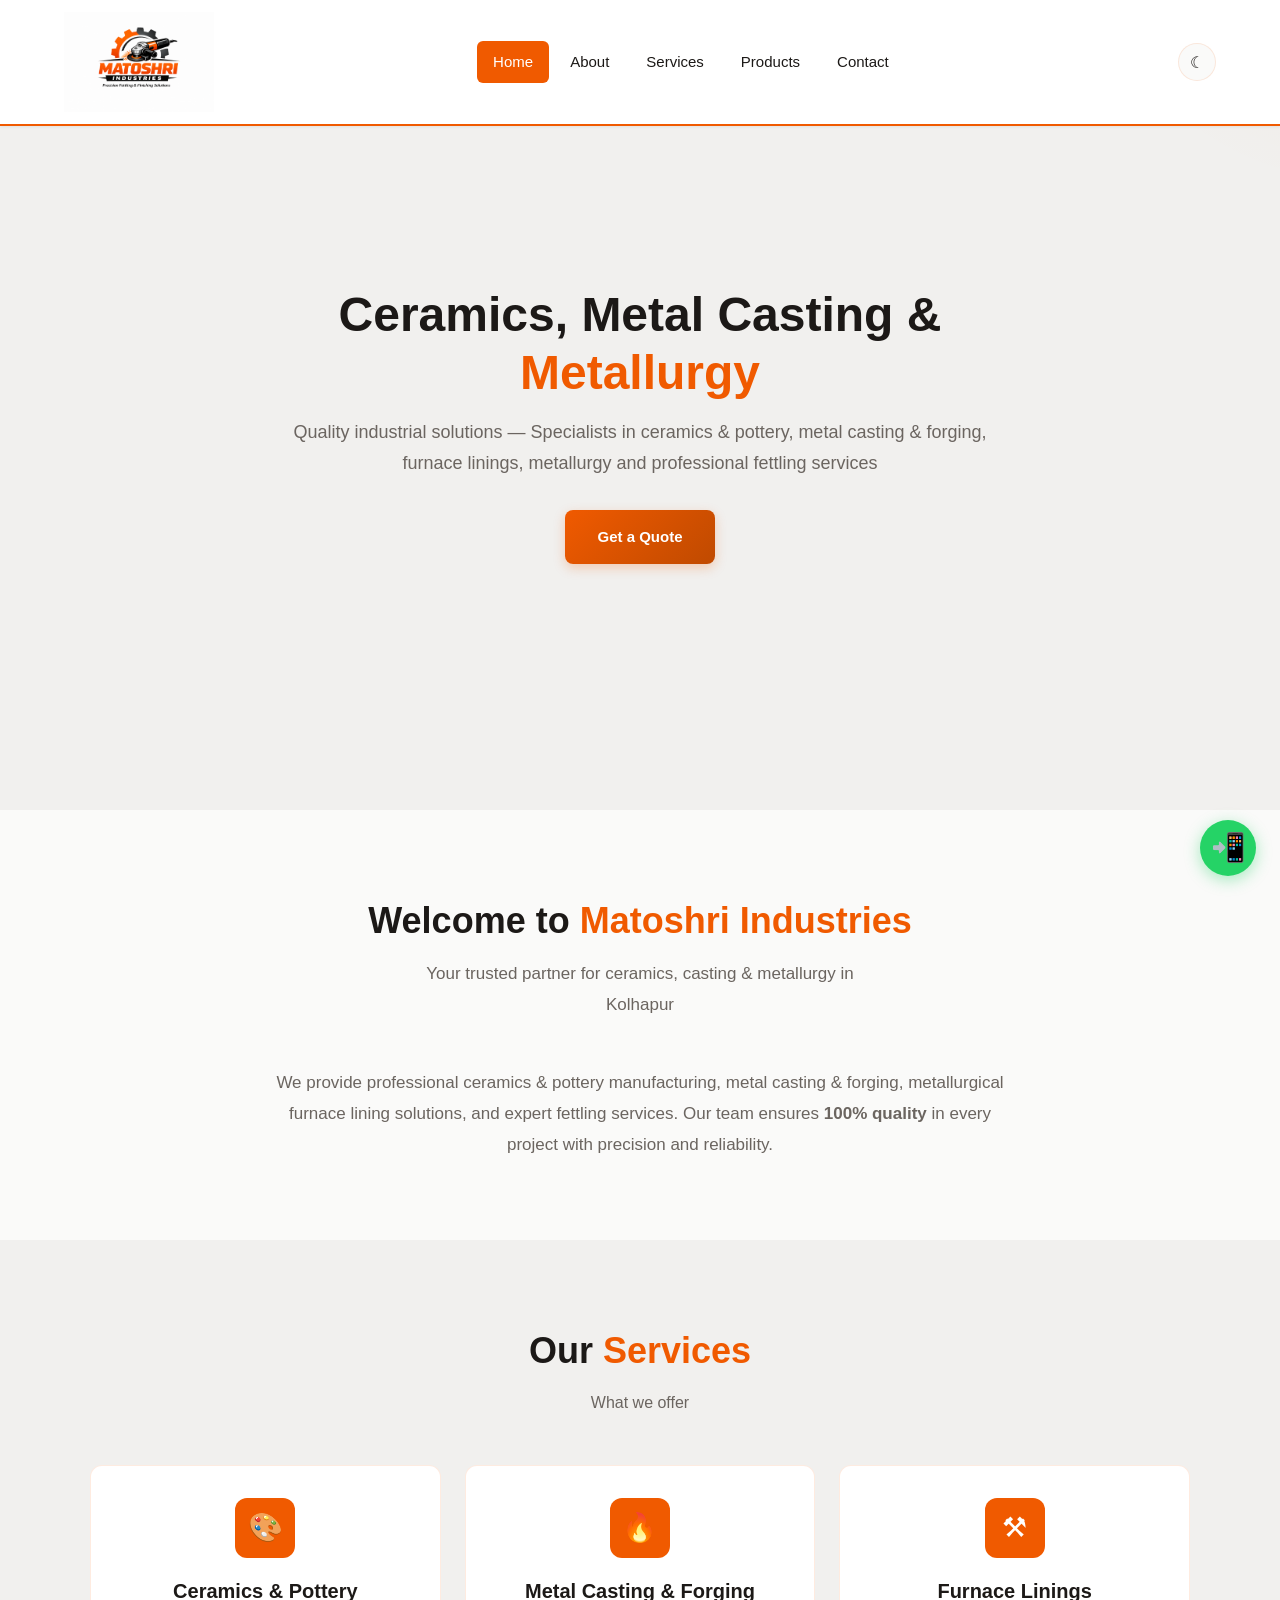
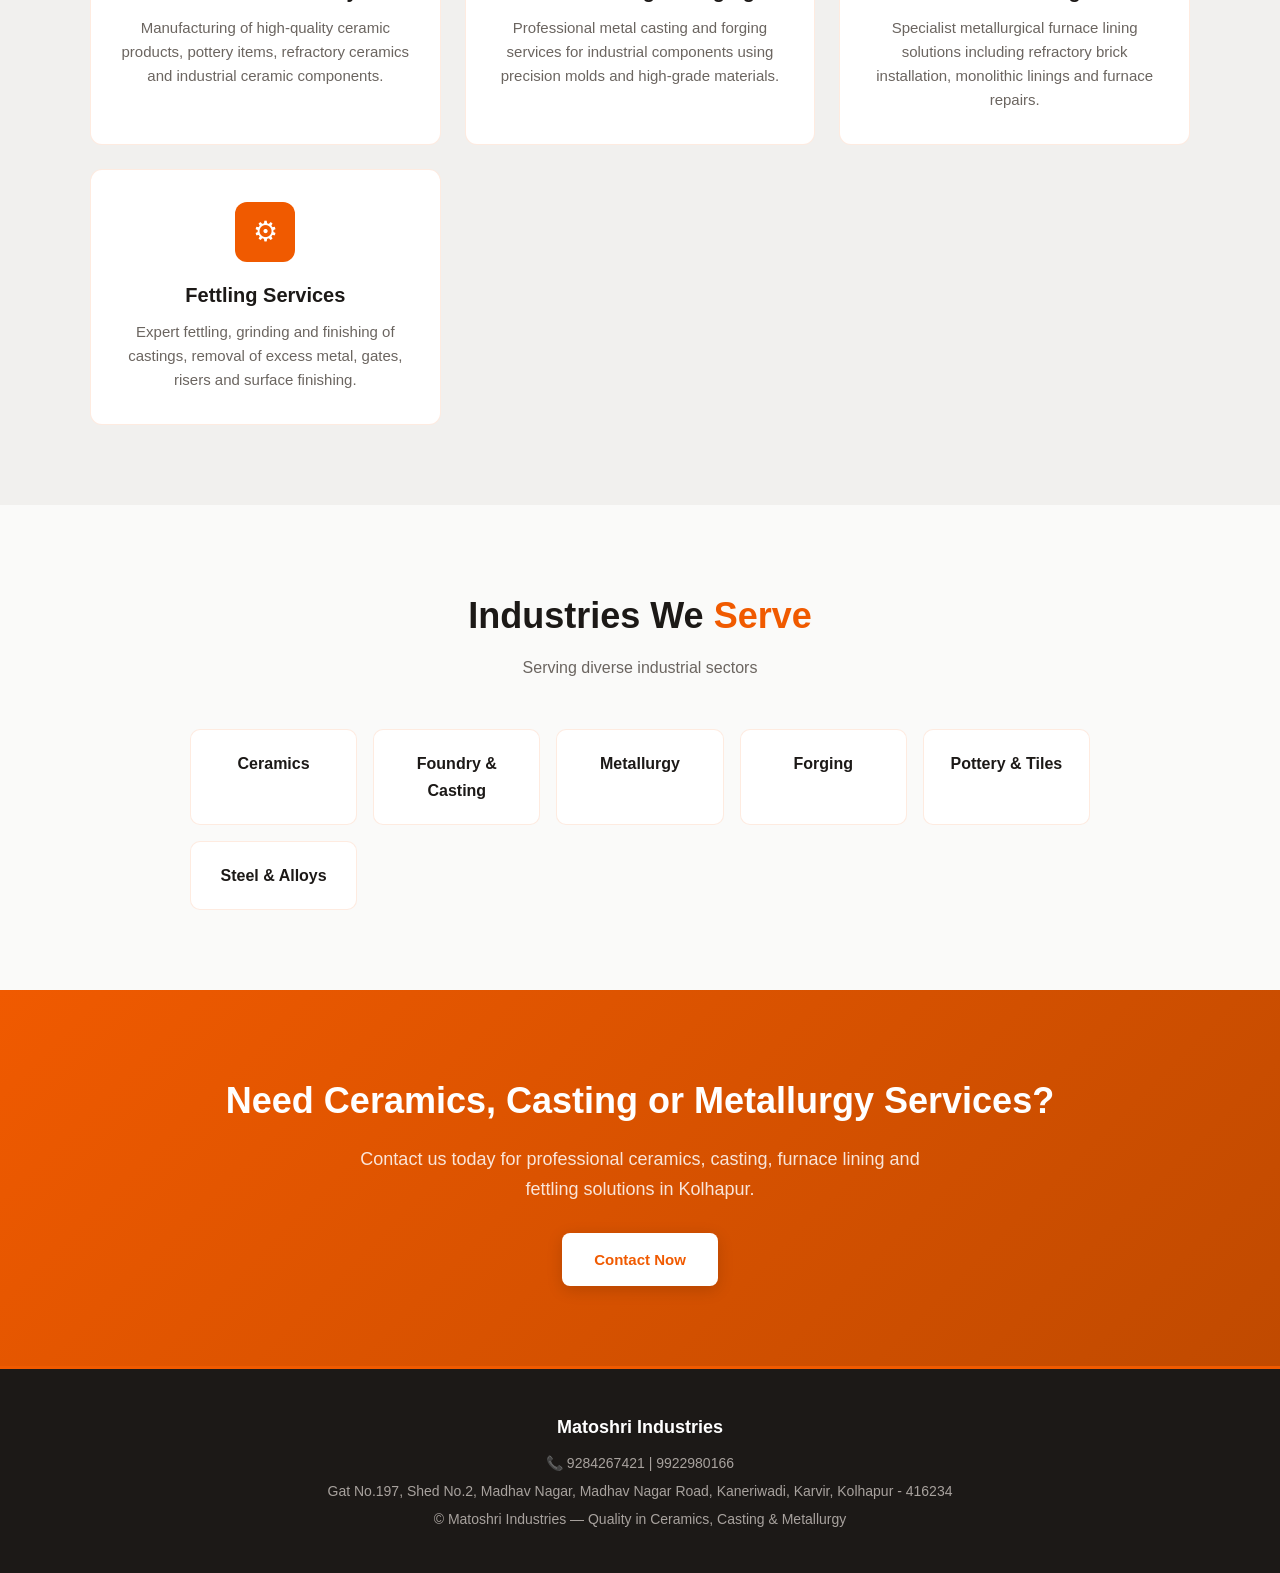
<file: index.html>
<!DOCTYPE html>
<html lang="en">
<head>
<meta charset="UTF-8">
<meta name="viewport" content="width=device-width, initial-scale=1.0">

<!-- SEO -->
<title>Matoshri Industries | Ceramics, Metal Casting & Metallurgy in Kolhapur</title>
<meta name="description" content="Matoshri Industries - Specialists in ceramics & pottery, metal casting & forging, metallurgy furnace linings, and fettling services in Kolhapur.">
<meta name="keywords" content="Ceramics, Pottery, Metal Casting, Forging, Metallurgy, Furnace Linings, Fettling, Kolhapur, Matoshri Industries, Industrial Services">
<meta name="author" content="Matoshri Industries">
<meta name="robots" content="index, follow">
<link rel="canonical" href="https://matoshrindustries.com/">

<!-- Open Graph -->
<meta property="og:title" content="Matoshri Industries | Ceramics, Metal Casting & Metallurgy in Kolhapur">
<meta property="og:description" content="Specialists in ceramics & pottery, metal casting & forging, furnace linings and fettling services.">
<meta property="og:url" content="https://matoshrindustries.com/">
<meta property="og:type" content="website">
<meta property="og:image" content="https://matoshrindustries.com/logo.png">

<!-- Twitter -->
<meta name="twitter:card" content="summary_large_image">
<meta name="twitter:title" content="Matoshri Industries">
<meta name="twitter:description" content="Ceramics, Metal Casting & Metallurgy Services in Kolhapur.">

<!-- Favicon -->
<link rel="icon" type="image/png" href="logo.png">

<link rel="stylesheet" href="style.css">

<!-- Schema.org -->
<script type="application/ld+json">
{
  "@context": "https://schema.org",
  "@type": "ManufacturingPlant",
  "name": "Matoshri Industries",
  "description": "Specialists in Ceramics & Pottery, Metal Casting & Forging, Metallurgy Furnace Linings and Fettling Services",
  "url": "https://matoshrindustries.com/",
  "telephone": "+919284267421",
  "email": "matoshriindustries.ap@gmail.com",
  "address": {
    "@type": "PostalAddress",
    "streetAddress": "Gat No.197, Shed No.2, Madhav Nagar, Madhav Nagar Road, Kaneriwadi",
    "addressLocality": "Karvir, Kolhapur",
    "addressRegion": "Maharashtra",
    "addressCountry": "IN",
    "postalCode": "416234"
  },
  "founder": [
    {"@type": "Person", "name": "Pratik Chougale"},
    {"@type": "Person", "name": "Akshay Sankpal"}
  ]
}
</script>
</head>
<body>

<!-- ============ HEADER ============ -->
<header>
    <div class="logo">
        <a href="index.html"><img src="logo.png" alt="Matoshri Industries" class="logo-img"></a>
    </div>

    <nav id="navMenu">
        <a href="index.html" class="active">Home</a>
        <a href="about.html">About</a>
        <a href="services.html">Services</a>
        <a href="products.html">Products</a>
        <a href="contact.html">Contact</a>
    </nav>

    <div style="display:flex;align-items:center;">
        <button class="theme-toggle" onclick="toggleTheme()" id="themeBtn" title="Toggle Theme">&#9790;</button>
        <button class="menu-toggle" onclick="toggleMenu()" aria-label="Menu">
            <span></span><span></span><span></span>
        </button>
    </div>
</header>

<!-- ============ HERO ============ -->
<section class="hero">
    <div class="hero-content">
        <h1>Ceramics, Metal Casting & <span>Metallurgy</span></h1>
        <p>
            Quality industrial solutions &mdash; Specialists in ceramics & pottery, metal casting & forging,<br>
            furnace linings, metallurgy and professional fettling services
        </p>
        <a href="contact.html" class="btn">Get a Quote</a>
    </div>
</section>

<!-- ============ ABOUT ============ -->
<section>
    <div class="about-preview">
        <div class="section-title">
            <h2>Welcome to <span>Matoshri Industries</span></h2>
            <p>Your trusted partner for ceramics, casting & metallurgy in Kolhapur</p>
        </div>
        <p>
            We provide professional ceramics & pottery manufacturing, metal casting & forging,
            metallurgical furnace lining solutions, and expert fettling services.
            Our team ensures <strong>100% quality</strong> in every project with precision and reliability.
        </p>
    </div>
</section>

<!-- ============ SERVICES ============ -->
<section class="services">
    <div class="section-title">
        <h2>Our <span>Services</span></h2>
        <p>What we offer</p>
    </div>

    <div class="service-grid">
        <div class="service-card">
            <div class="icon">&#127912;</div>
            <h3>Ceramics & Pottery</h3>
            <p>Manufacturing of high-quality ceramic products, pottery items, refractory ceramics and industrial ceramic components.</p>
        </div>

        <div class="service-card">
            <div class="icon">&#128293;</div>
            <h3>Metal Casting & Forging</h3>
            <p>Professional metal casting and forging services for industrial components using precision molds and high-grade materials.</p>
        </div>

        <div class="service-card">
            <div class="icon">&#9874;</div>
            <h3>Furnace Linings</h3>
            <p>Specialist metallurgical furnace lining solutions including refractory brick installation, monolithic linings and furnace repairs.</p>
        </div>

        <div class="service-card">
            <div class="icon">&#9881;</div>
            <h3>Fettling Services</h3>
            <p>Expert fettling, grinding and finishing of castings, removal of excess metal, gates, risers and surface finishing.</p>
        </div>
    </div>
</section>

<!-- ============ INDUSTRIES WE SERVE ============ -->
<section>
    <div class="section-title">
        <h2>Industries We <span>Serve</span></h2>
        <p>Serving diverse industrial sectors</p>
    </div>

    <div class="brands-grid">
        <div class="brand-item">Ceramics</div>
        <div class="brand-item">Foundry & Casting</div>
        <div class="brand-item">Metallurgy</div>
        <div class="brand-item">Forging</div>
        <div class="brand-item">Pottery & Tiles</div>
        <div class="brand-item">Steel & Alloys</div>
    </div>
</section>

<!-- ============ CTA ============ -->
<section class="cta">
    <h2>Need Ceramics, Casting or Metallurgy Services?</h2>
    <p>Contact us today for professional ceramics, casting, furnace lining and fettling solutions in Kolhapur.</p>
    <a href="contact.html" class="btn">Contact Now</a>
</section>

<!-- ============ FOOTER ============ -->
<footer>
    <p class="brand">Matoshri Industries</p>
    <p>&#128222; 9284267421 | 9922980166</p>
    <p>Gat No.197, Shed No.2, Madhav Nagar, Madhav Nagar Road, Kaneriwadi, Karvir, Kolhapur - 416234</p>
    <p>&copy; Matoshri Industries &mdash; Quality in Ceramics, Casting & Metallurgy</p>
</footer>

<!-- ============ WHATSAPP FLOAT ============ -->
<a href="https://wa.me/919284267421" class="whatsapp-float" target="_blank" title="Chat on WhatsApp">&#128242;</a>

<script>
function toggleMenu(){
    var nav = document.getElementById('navMenu');
    var btn = document.querySelector('.menu-toggle');
    nav.classList.toggle('active');
    btn.classList.toggle('active');
}

document.querySelectorAll('#navMenu a').forEach(function(link){
    link.addEventListener('click', function(){
        document.getElementById('navMenu').classList.remove('active');
        document.querySelector('.menu-toggle').classList.remove('active');
    });
});

function toggleTheme(){
    var html = document.documentElement;
    var btn = document.getElementById('themeBtn');
    if(html.getAttribute('data-theme') === 'dark'){
        html.removeAttribute('data-theme');
        btn.innerHTML = '&#9790;';
        localStorage.setItem('theme', 'light');
    } else {
        html.setAttribute('data-theme', 'dark');
        btn.innerHTML = '&#9728;';
        localStorage.setItem('theme', 'dark');
    }
}

(function(){
    var saved = localStorage.getItem('theme');
    if(saved === 'dark'){
        document.documentElement.setAttribute('data-theme', 'dark');
        document.getElementById('themeBtn').innerHTML = '&#9728;';
    }
})();
</script>

</body>
</html>
</file>
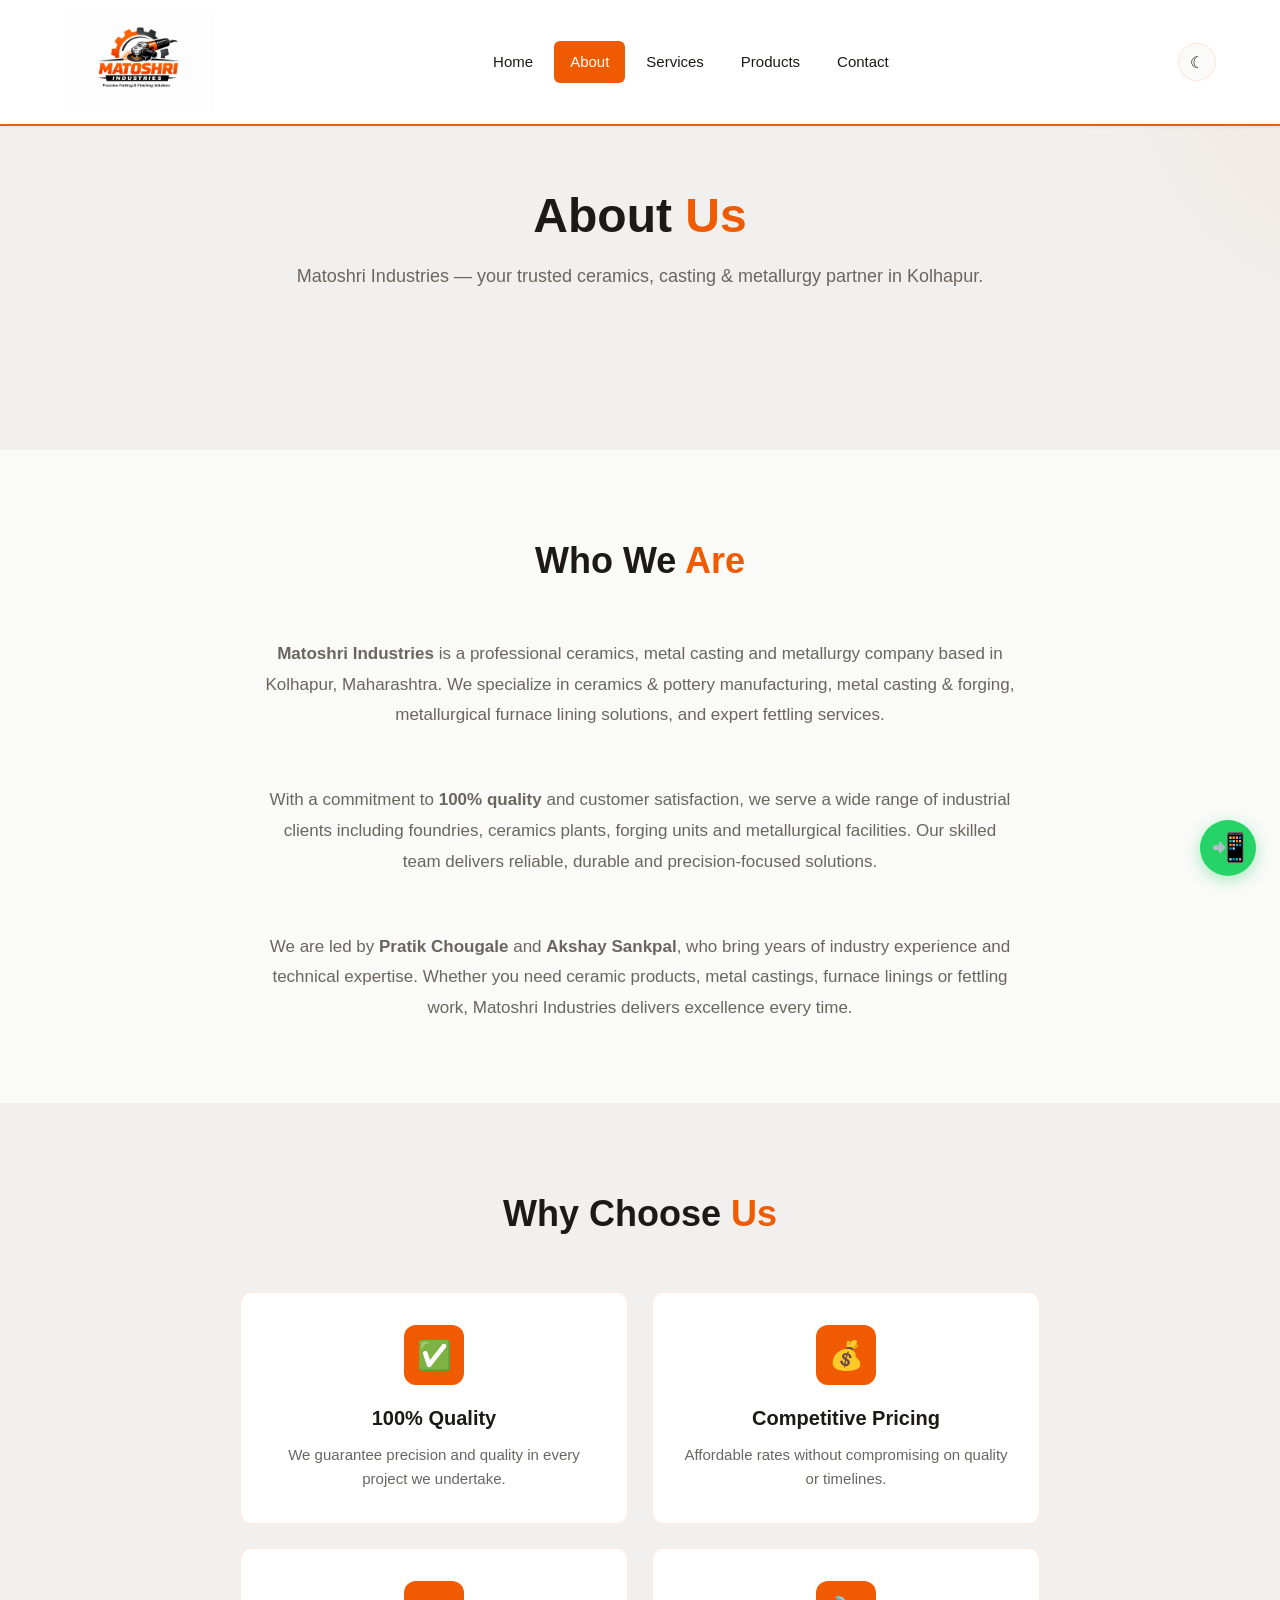
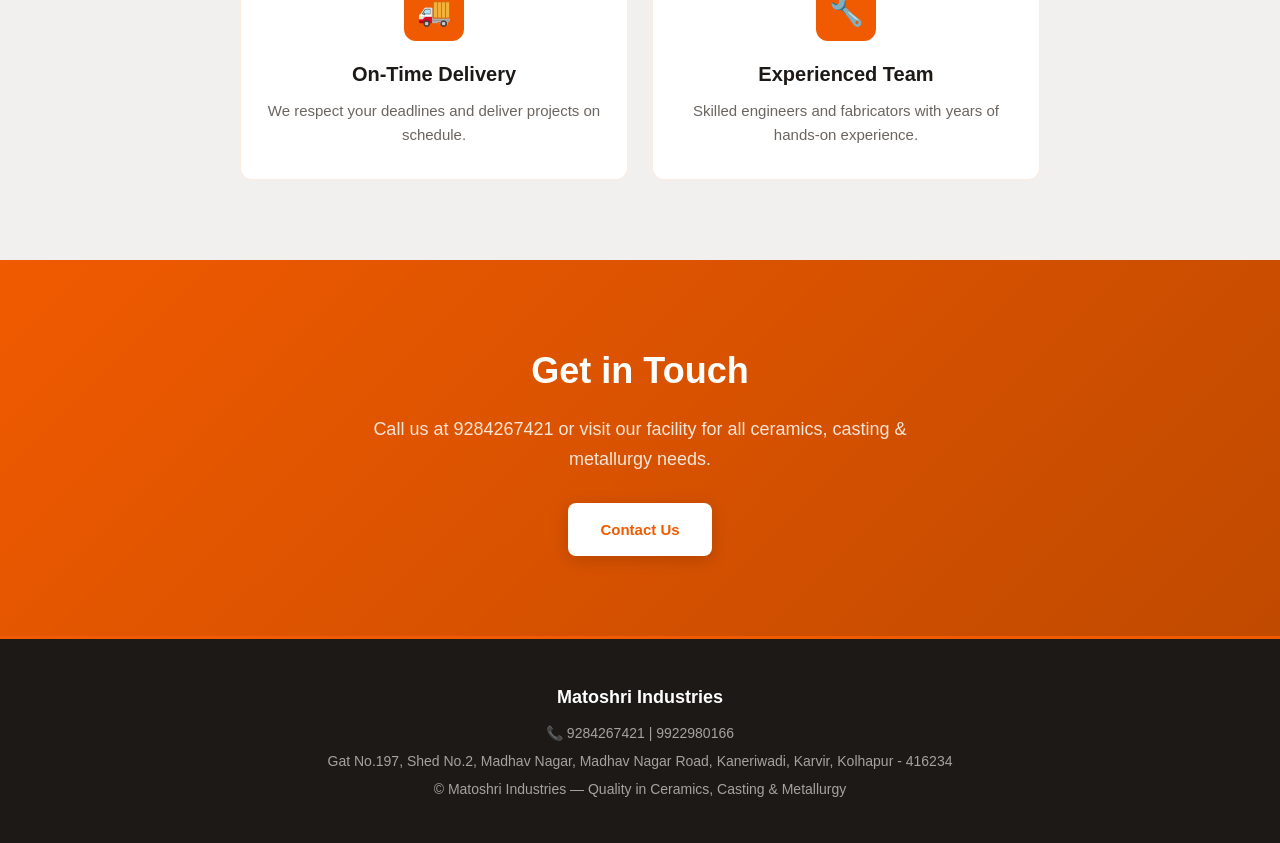
<file: about.html>
<!DOCTYPE html>
<html lang="en">
<head>
<meta charset="UTF-8">
<meta name="viewport" content="width=device-width, initial-scale=1.0">
<title>About Us - Matoshri Industries | Ceramics, Casting & Metallurgy Kolhapur</title>
<meta name="description" content="Learn about Matoshri Industries - Specialists in ceramics & pottery, metal casting & forging, furnace linings and fettling services in Kolhapur.">
<link rel="icon" type="image/png" href="logo.png">
<link rel="stylesheet" href="style.css">
</head>
<body>

<header>
    <div class="logo">
        <a href="index.html"><img src="logo.png" alt="Matoshri Industries" class="logo-img"></a>
    </div>
    <nav id="navMenu">
        <a href="index.html">Home</a>
        <a href="about.html" class="active">About</a>
        <a href="services.html">Services</a>
        <a href="products.html">Products</a>
        <a href="contact.html">Contact</a>
    </nav>
    <div style="display:flex;align-items:center;">
        <button class="theme-toggle" onclick="toggleTheme()" id="themeBtn" title="Toggle Theme">&#9790;</button>
        <button class="menu-toggle" onclick="toggleMenu()" aria-label="Menu">
            <span></span><span></span><span></span>
        </button>
    </div>
</header>

<section class="hero" style="min-height:50vh;padding:140px 5% 80px;">
    <div class="hero-content">
        <h1>About <span>Us</span></h1>
        <p>Matoshri Industries &mdash; your trusted ceramics, casting & metallurgy partner in Kolhapur.</p>
    </div>
</section>

<section>
    <div class="about-preview">
        <div class="section-title">
            <h2>Who We <span>Are</span></h2>
        </div>
        <p>
            <strong>Matoshri Industries</strong> is a professional ceramics, metal casting and metallurgy
            company based in Kolhapur, Maharashtra. We specialize in ceramics & pottery manufacturing, metal casting & forging,
            metallurgical furnace lining solutions, and expert fettling services.
        </p>
        <br><br>
        <p>
            With a commitment to <strong>100% quality</strong> and customer satisfaction, we serve a wide range
            of industrial clients including foundries, ceramics plants, forging units and metallurgical facilities.
            Our skilled team delivers reliable, durable and precision-focused solutions.
        </p>
        <br><br>
        <p>
            We are led by <strong>Pratik Chougale</strong> and <strong>Akshay Sankpal</strong>, who bring years
            of industry experience and technical expertise. Whether you need ceramic products, metal castings,
            furnace linings or fettling work, Matoshri Industries delivers excellence every time.
        </p>
    </div>
</section>

<section class="services">
    <div class="section-title">
        <h2>Why Choose <span>Us</span></h2>
    </div>
    <div class="service-grid" style="max-width:800px;">
        <div class="service-card">
            <div class="icon">&#9989;</div>
            <h3>100% Quality</h3>
            <p>We guarantee precision and quality in every project we undertake.</p>
        </div>
        <div class="service-card">
            <div class="icon">&#128176;</div>
            <h3>Competitive Pricing</h3>
            <p>Affordable rates without compromising on quality or timelines.</p>
        </div>
        <div class="service-card">
            <div class="icon">&#128666;</div>
            <h3>On-Time Delivery</h3>
            <p>We respect your deadlines and deliver projects on schedule.</p>
        </div>
        <div class="service-card">
            <div class="icon">&#128295;</div>
            <h3>Experienced Team</h3>
            <p>Skilled engineers and fabricators with years of hands-on experience.</p>
        </div>
    </div>
</section>

<section class="cta">
    <h2>Get in Touch</h2>
    <p>Call us at 9284267421 or visit our facility for all ceramics, casting & metallurgy needs.</p>
    <a href="contact.html" class="btn">Contact Us</a>
</section>

<footer>
    <p class="brand">Matoshri Industries</p>
    <p>&#128222; 9284267421 | 9922980166</p>
    <p>Gat No.197, Shed No.2, Madhav Nagar, Madhav Nagar Road, Kaneriwadi, Karvir, Kolhapur - 416234</p>
    <p>&copy; Matoshri Industries &mdash; Quality in Ceramics, Casting & Metallurgy</p>
</footer>

<a href="https://wa.me/919284267421" class="whatsapp-float" target="_blank" title="Chat on WhatsApp">&#128242;</a>

<script>
function toggleMenu(){
    var nav = document.getElementById('navMenu');
    var btn = document.querySelector('.menu-toggle');
    nav.classList.toggle('active');
    btn.classList.toggle('active');
}
document.querySelectorAll('#navMenu a').forEach(function(l){
    l.addEventListener('click',function(){
        document.getElementById('navMenu').classList.remove('active');
        document.querySelector('.menu-toggle').classList.remove('active');
    });
});
function toggleTheme(){
    var html = document.documentElement;
    var btn = document.getElementById('themeBtn');
    if(html.getAttribute('data-theme')==='dark'){
        html.removeAttribute('data-theme');
        btn.innerHTML='&#9790;';
        localStorage.setItem('theme','light');
    }else{
        html.setAttribute('data-theme','dark');
        btn.innerHTML='&#9728;';
        localStorage.setItem('theme','dark');
    }
}
(function(){
    var saved=localStorage.getItem('theme');
    if(saved==='dark'){
        document.documentElement.setAttribute('data-theme','dark');
        document.getElementById('themeBtn').innerHTML='&#9728;';
    }
})();
</script>
</body>
</html>
</file>
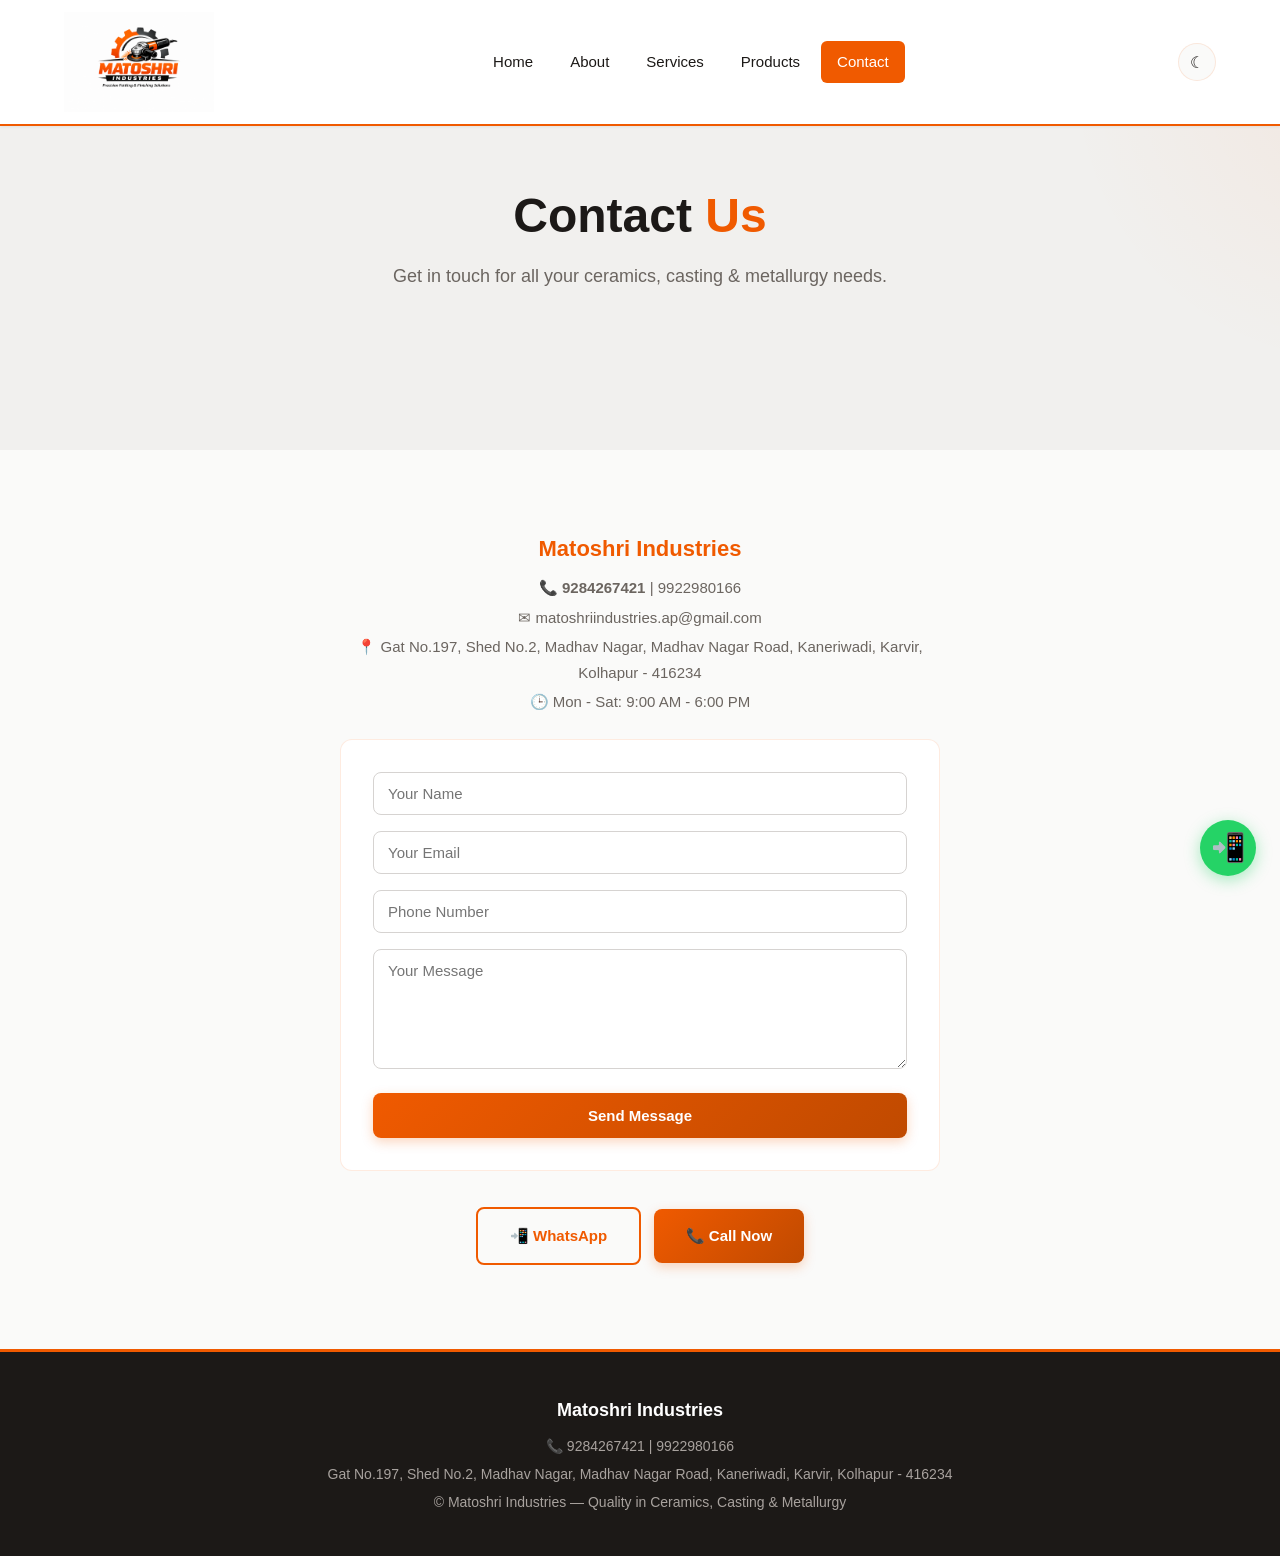
<file: contact.html>
<!DOCTYPE html>
<html lang="en">
<head>
<meta charset="UTF-8">
<meta name="viewport" content="width=device-width, initial-scale=1.0">
<title>Contact - Matoshri Industries | Get in Touch Kolhapur</title>
<meta name="description" content="Contact Matoshri Industries in Kolhapur for ceramics, metal casting, forging, furnace linings and fettling services. Call 9284267421 or visit our facility.">
<link rel="icon" type="image/png" href="logo.png">
<link rel="stylesheet" href="style.css">
</head>
<body>

<header>
    <div class="logo">
        <a href="index.html"><img src="logo.png" alt="Matoshri Industries" class="logo-img"></a>
    </div>
    <nav id="navMenu">
        <a href="index.html">Home</a>
        <a href="about.html">About</a>
        <a href="services.html">Services</a>
        <a href="products.html">Products</a>
        <a href="contact.html" class="active">Contact</a>
    </nav>
    <div style="display:flex;align-items:center;">
        <button class="theme-toggle" onclick="toggleTheme()" id="themeBtn" title="Toggle Theme">&#9790;</button>
        <button class="menu-toggle" onclick="toggleMenu()" aria-label="Menu">
            <span></span><span></span><span></span>
        </button>
    </div>
</header>

<section class="hero" style="min-height:50vh;padding:140px 5% 80px;">
    <div class="hero-content">
        <h1>Contact <span>Us</span></h1>
        <p>Get in touch for all your ceramics, casting & metallurgy needs.</p>
    </div>
</section>

<section>
    <div class="contact-wrap">
        <div class="contact-info">
            <h3>Matoshri Industries</h3>
            <p>&#128222; <strong>9284267421</strong> | 9922980166</p>
            <p>&#9993; matoshriindustries.ap@gmail.com</p>
            <p>&#128205; Gat No.197, Shed No.2, Madhav Nagar, Madhav Nagar Road, Kaneriwadi, Karvir, Kolhapur - 416234</p>
            <p>&#128338; Mon - Sat: 9:00 AM - 6:00 PM</p>
        </div>

        <div class="form-card">
            <form action="https://formspree.io/f/xovjggvq" method="POST">
                <input type="text" name="name" placeholder="Your Name" required>
                <input type="email" name="email" placeholder="Your Email" required>
                <input type="tel" name="phone" placeholder="Phone Number">
                <textarea name="message" placeholder="Your Message" required></textarea>
                <button type="submit" class="btn">Send Message</button>
            </form>
        </div>

        <div style="text-align:center;margin-top:32px;">
            <a href="https://wa.me/919284267421" class="btn btn-outline" style="margin:4px;" target="_blank">&#128242; WhatsApp</a>
            <a href="tel:+919284267421" class="btn" style="margin:4px;">&#128222; Call Now</a>
        </div>
    </div>
</section>

<footer>
    <p class="brand">Matoshri Industries</p>
    <p>&#128222; 9284267421 | 9922980166</p>
    <p>Gat No.197, Shed No.2, Madhav Nagar, Madhav Nagar Road, Kaneriwadi, Karvir, Kolhapur - 416234</p>
    <p>&copy; Matoshri Industries &mdash; Quality in Ceramics, Casting & Metallurgy</p>
</footer>

<a href="https://wa.me/919284267421" class="whatsapp-float" target="_blank" title="Chat on WhatsApp">&#128242;</a>

<script>
function toggleMenu(){
    var nav = document.getElementById('navMenu');
    var btn = document.querySelector('.menu-toggle');
    nav.classList.toggle('active');
    btn.classList.toggle('active');
}
document.querySelectorAll('#navMenu a').forEach(function(l){
    l.addEventListener('click',function(){
        document.getElementById('navMenu').classList.remove('active');
        document.querySelector('.menu-toggle').classList.remove('active');
    });
});
function toggleTheme(){
    var html = document.documentElement;
    var btn = document.getElementById('themeBtn');
    if(html.getAttribute('data-theme')==='dark'){
        html.removeAttribute('data-theme');
        btn.innerHTML='&#9790;';
        localStorage.setItem('theme','light');
    }else{
        html.setAttribute('data-theme','dark');
        btn.innerHTML='&#9728;';
        localStorage.setItem('theme','dark');
    }
}
(function(){
    var saved=localStorage.getItem('theme');
    if(saved==='dark'){
        document.documentElement.setAttribute('data-theme','dark');
        document.getElementById('themeBtn').innerHTML='&#9728;';
    }
})();
</script>
</body>
</html>
</file>
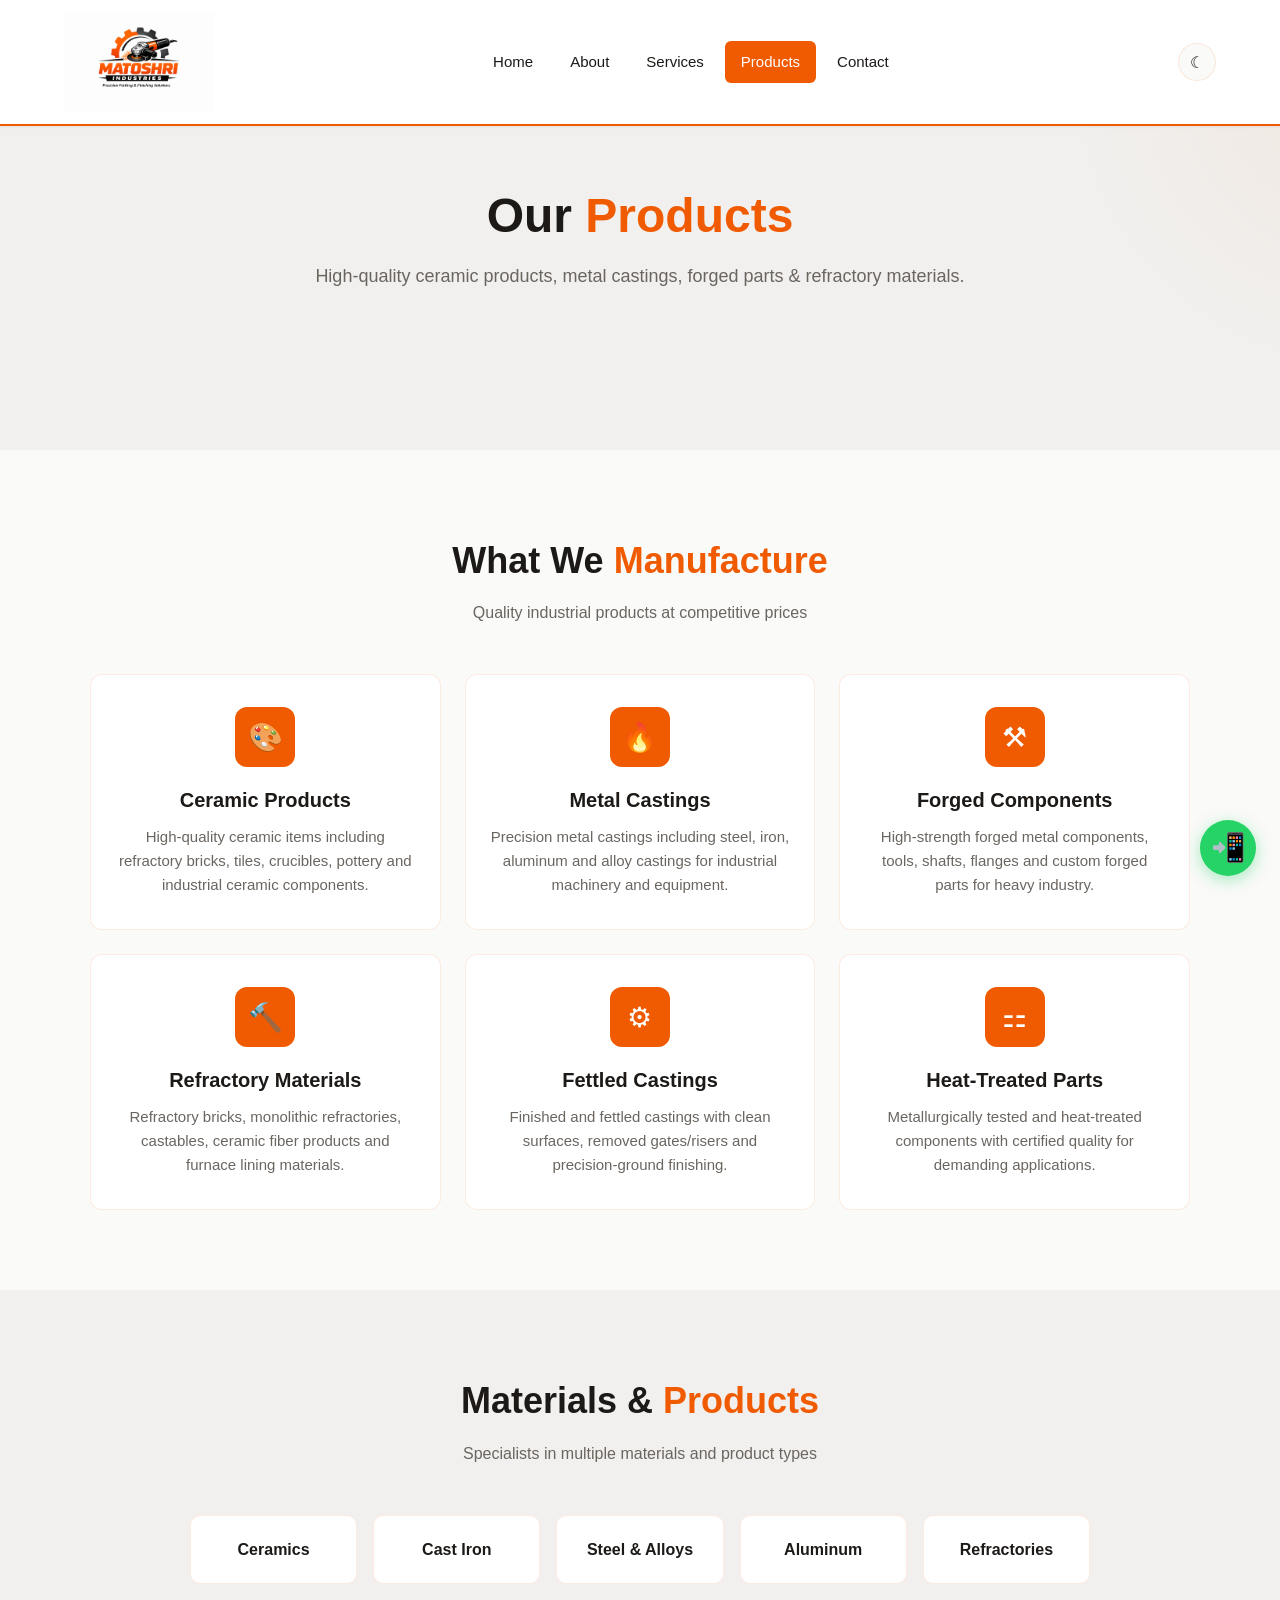
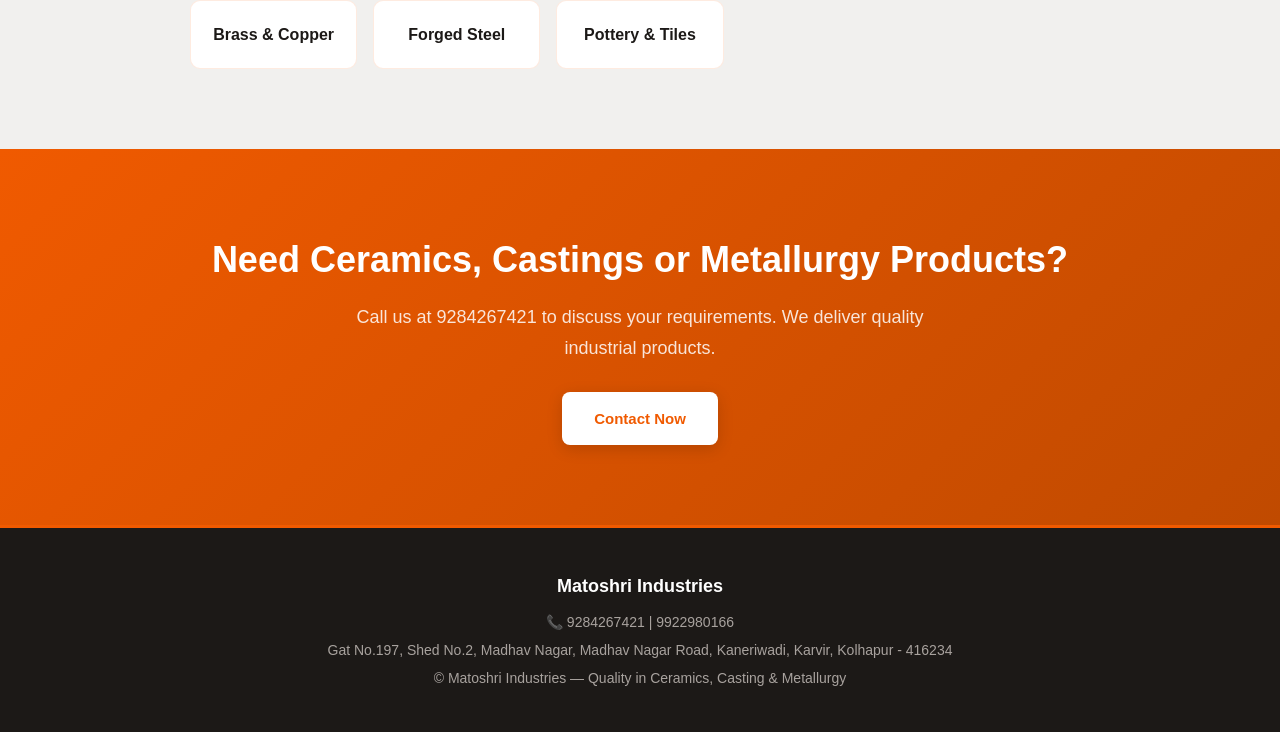
<file: products.html>
<!DOCTYPE html>
<html lang="en">
<head>
<meta charset="UTF-8">
<meta name="viewport" content="width=device-width, initial-scale=1.0">
<title>Products - Matoshri Industries | Ceramics, Castings & Metallurgy Products Kolhapur</title>
<meta name="description" content="Browse our products - Ceramic products, metal castings, forged components, refractory materials and metallurgy supplies in Kolhapur.">
<link rel="icon" type="image/png" href="logo.png">
<link rel="stylesheet" href="style.css">
</head>
<body>

<header>
    <div class="logo">
        <a href="index.html"><img src="logo.png" alt="Matoshri Industries" class="logo-img"></a>
    </div>
    <nav id="navMenu">
        <a href="index.html">Home</a>
        <a href="about.html">About</a>
        <a href="services.html">Services</a>
        <a href="products.html" class="active">Products</a>
        <a href="contact.html">Contact</a>
    </nav>
    <div style="display:flex;align-items:center;">
        <button class="theme-toggle" onclick="toggleTheme()" id="themeBtn" title="Toggle Theme">&#9790;</button>
        <button class="menu-toggle" onclick="toggleMenu()" aria-label="Menu">
            <span></span><span></span><span></span>
        </button>
    </div>
</header>

<section class="hero" style="min-height:50vh;padding:140px 5% 80px;">
    <div class="hero-content">
        <h1>Our <span>Products</span></h1>
        <p>High-quality ceramic products, metal castings, forged parts & refractory materials.</p>
    </div>
</section>

<section>
    <div class="section-title">
        <h2>What We <span>Manufacture</span></h2>
        <p>Quality industrial products at competitive prices</p>
    </div>

    <div class="service-grid">
        <div class="service-card">
            <div class="icon">&#127912;</div>
            <h3>Ceramic Products</h3>
            <p>High-quality ceramic items including refractory bricks, tiles, crucibles, pottery and industrial ceramic components.</p>
        </div>
        <div class="service-card">
            <div class="icon">&#128293;</div>
            <h3>Metal Castings</h3>
            <p>Precision metal castings including steel, iron, aluminum and alloy castings for industrial machinery and equipment.</p>
        </div>
        <div class="service-card">
            <div class="icon">&#9874;</div>
            <h3>Forged Components</h3>
            <p>High-strength forged metal components, tools, shafts, flanges and custom forged parts for heavy industry.</p>
        </div>
        <div class="service-card">
            <div class="icon">&#128296;</div>
            <h3>Refractory Materials</h3>
            <p>Refractory bricks, monolithic refractories, castables, ceramic fiber products and furnace lining materials.</p>
        </div>
        <div class="service-card">
            <div class="icon">&#9881;</div>
            <h3>Fettled Castings</h3>
            <p>Finished and fettled castings with clean surfaces, removed gates/risers and precision-ground finishing.</p>
        </div>
        <div class="service-card">
            <div class="icon">&#9871;</div>
            <h3>Heat-Treated Parts</h3>
            <p>Metallurgically tested and heat-treated components with certified quality for demanding applications.</p>
        </div>
    </div>
</section>

<section class="services">
    <div class="section-title">
        <h2>Materials & <span>Products</span></h2>
        <p>Specialists in multiple materials and product types</p>
    </div>
    <div class="brands-grid">
        <div class="brand-item">Ceramics</div>
        <div class="brand-item">Cast Iron</div>
        <div class="brand-item">Steel & Alloys</div>
        <div class="brand-item">Aluminum</div>
        <div class="brand-item">Refractories</div>
        <div class="brand-item">Brass & Copper</div>
        <div class="brand-item">Forged Steel</div>
        <div class="brand-item">Pottery & Tiles</div>
    </div>
</section>

<section class="cta">
    <h2>Need Ceramics, Castings or Metallurgy Products?</h2>
    <p>Call us at 9284267421 to discuss your requirements. We deliver quality industrial products.</p>
    <a href="contact.html" class="btn">Contact Now</a>
</section>

<footer>
    <p class="brand">Matoshri Industries</p>
    <p>&#128222; 9284267421 | 9922980166</p>
    <p>Gat No.197, Shed No.2, Madhav Nagar, Madhav Nagar Road, Kaneriwadi, Karvir, Kolhapur - 416234</p>
    <p>&copy; Matoshri Industries &mdash; Quality in Ceramics, Casting & Metallurgy</p>
</footer>

<a href="https://wa.me/919284267421" class="whatsapp-float" target="_blank" title="Chat on WhatsApp">&#128242;</a>

<script>
function toggleMenu(){
    var nav = document.getElementById('navMenu');
    var btn = document.querySelector('.menu-toggle');
    nav.classList.toggle('active');
    btn.classList.toggle('active');
}
document.querySelectorAll('#navMenu a').forEach(function(l){
    l.addEventListener('click',function(){
        document.getElementById('navMenu').classList.remove('active');
        document.querySelector('.menu-toggle').classList.remove('active');
    });
});
function toggleTheme(){
    var html = document.documentElement;
    var btn = document.getElementById('themeBtn');
    if(html.getAttribute('data-theme')==='dark'){
        html.removeAttribute('data-theme');
        btn.innerHTML='&#9790;';
        localStorage.setItem('theme','light');
    }else{
        html.setAttribute('data-theme','dark');
        btn.innerHTML='&#9728;';
        localStorage.setItem('theme','dark');
    }
}
(function(){
    var saved=localStorage.getItem('theme');
    if(saved==='dark'){
        document.documentElement.setAttribute('data-theme','dark');
        document.getElementById('themeBtn').innerHTML='&#9728;';
    }
})();
</script>
</body>
</html>
</file>
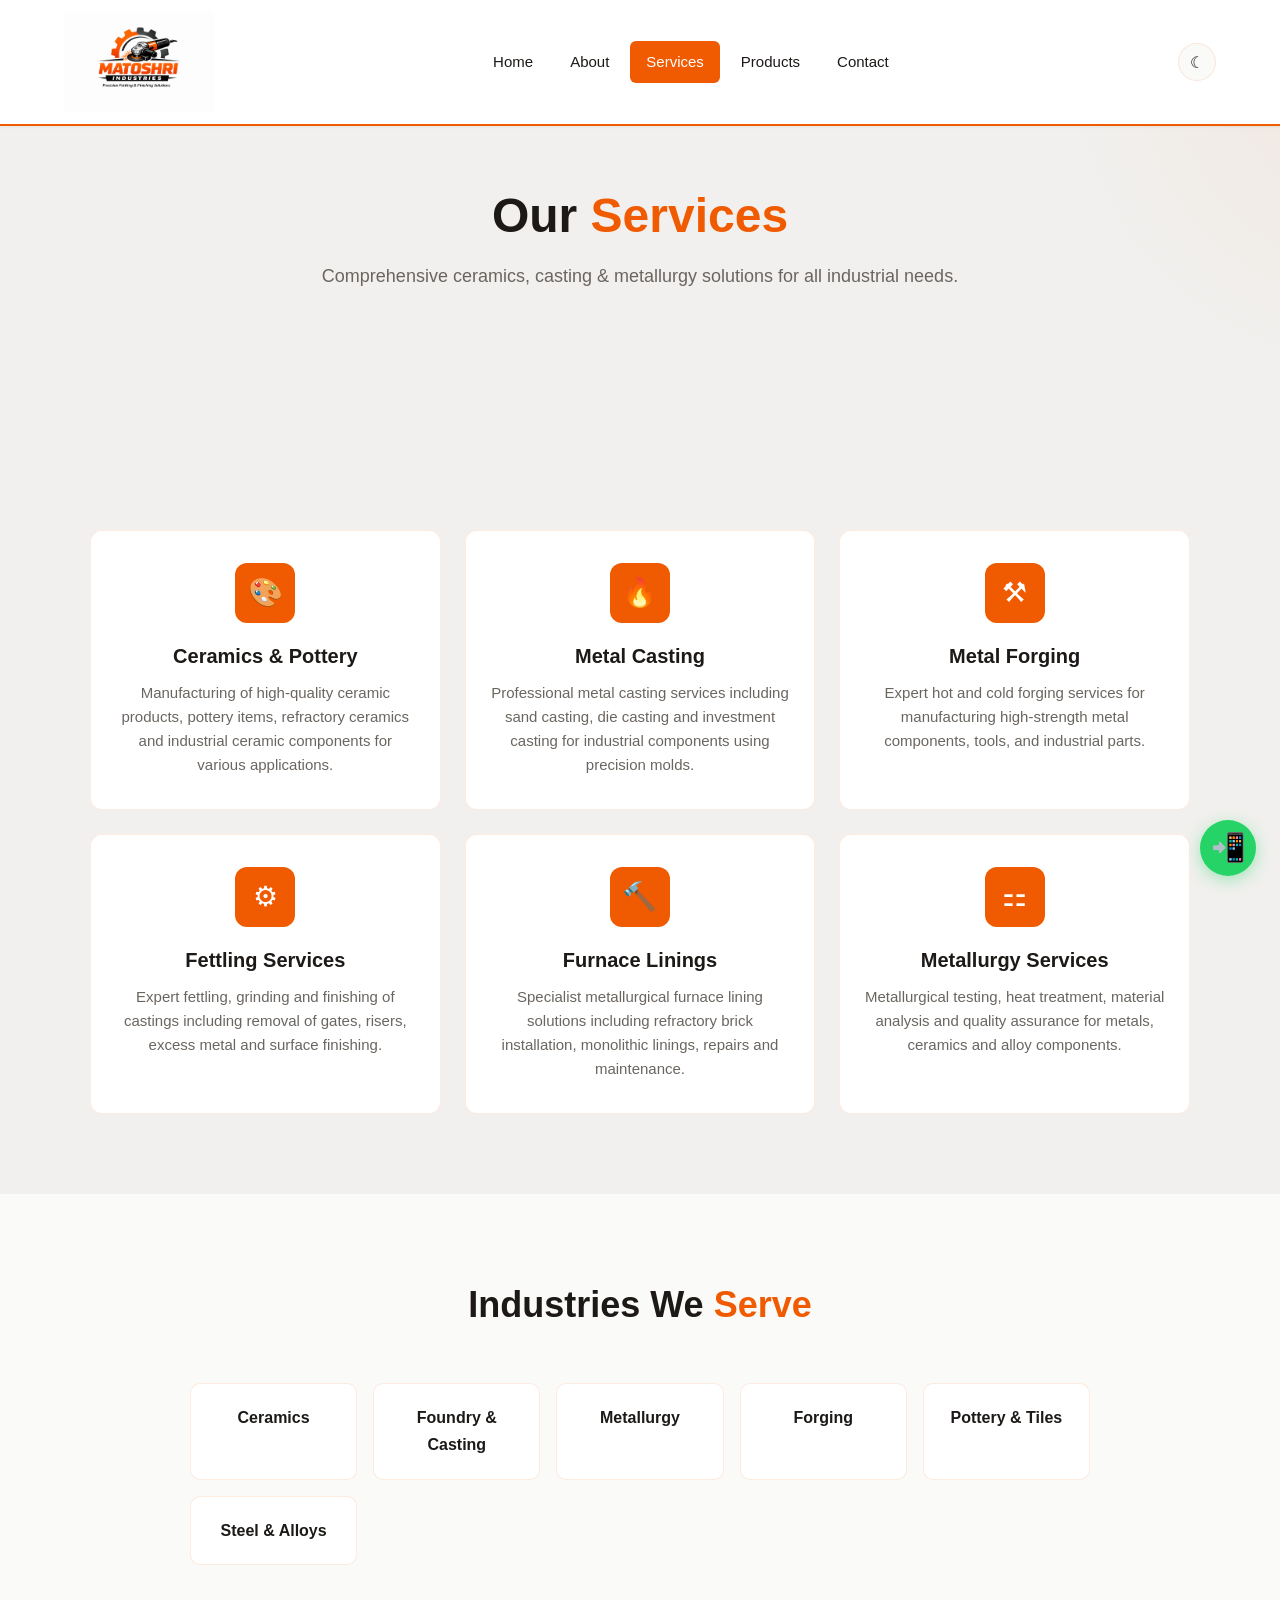
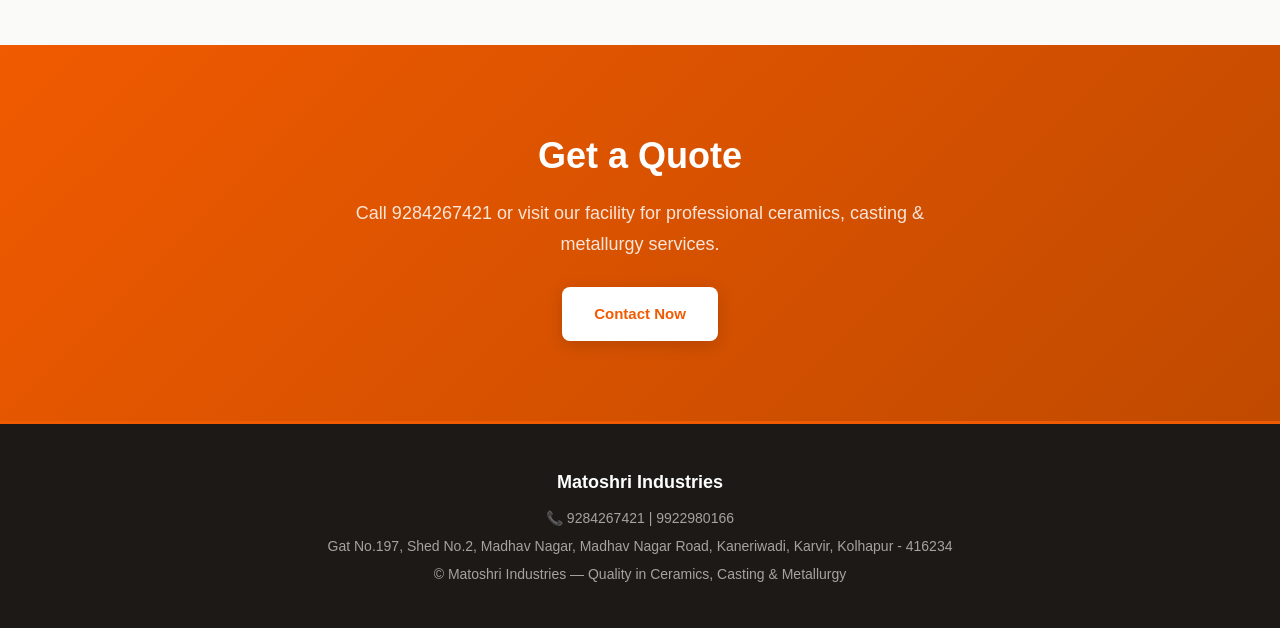
<file: services.html>
<!DOCTYPE html>
<html lang="en">
<head>
<meta charset="UTF-8">
<meta name="viewport" content="width=device-width, initial-scale=1.0">
<title>Services - Matoshri Industries | Ceramics, Casting & Metallurgy Kolhapur</title>
<meta name="description" content="Professional ceramics & pottery, metal casting & forging, furnace linings and fettling services in Kolhapur.">
<link rel="icon" type="image/png" href="logo.png">
<link rel="stylesheet" href="style.css">
</head>
<body>

<header>
    <div class="logo">
        <a href="index.html"><img src="logo.png" alt="Matoshri Industries" class="logo-img"></a>
    </div>
    <nav id="navMenu">
        <a href="index.html">Home</a>
        <a href="about.html">About</a>
        <a href="services.html" class="active">Services</a>
        <a href="products.html">Products</a>
        <a href="contact.html">Contact</a>
    </nav>
    <div style="display:flex;align-items:center;">
        <button class="theme-toggle" onclick="toggleTheme()" id="themeBtn" title="Toggle Theme">&#9790;</button>
        <button class="menu-toggle" onclick="toggleMenu()" aria-label="Menu">
            <span></span><span></span><span></span>
        </button>
    </div>
</header>

<section class="hero" style="min-height:50vh;padding:140px 5% 80px;">
    <div class="hero-content">
        <h1>Our <span>Services</span></h1>
        <p>Comprehensive ceramics, casting & metallurgy solutions for all industrial needs.</p>
    </div>
</section>

<section class="services">
    <div class="service-grid">
        <div class="service-card">
            <div class="icon">&#127912;</div>
            <h3>Ceramics & Pottery</h3>
            <p>Manufacturing of high-quality ceramic products, pottery items, refractory ceramics and industrial ceramic components for various applications.</p>
        </div>
        <div class="service-card">
            <div class="icon">&#128293;</div>
            <h3>Metal Casting</h3>
            <p>Professional metal casting services including sand casting, die casting and investment casting for industrial components using precision molds.</p>
        </div>
        <div class="service-card">
            <div class="icon">&#9874;</div>
            <h3>Metal Forging</h3>
            <p>Expert hot and cold forging services for manufacturing high-strength metal components, tools, and industrial parts.</p>
        </div>
        <div class="service-card">
            <div class="icon">&#9881;</div>
            <h3>Fettling Services</h3>
            <p>Expert fettling, grinding and finishing of castings including removal of gates, risers, excess metal and surface finishing.</p>
        </div>
        <div class="service-card">
            <div class="icon">&#128296;</div>
            <h3>Furnace Linings</h3>
            <p>Specialist metallurgical furnace lining solutions including refractory brick installation, monolithic linings, repairs and maintenance.</p>
        </div>
        <div class="service-card">
            <div class="icon">&#9871;</div>
            <h3>Metallurgy Services</h3>
            <p>Metallurgical testing, heat treatment, material analysis and quality assurance for metals, ceramics and alloy components.</p>
        </div>
    </div>
</section>

<section>
    <div class="section-title">
        <h2>Industries We <span>Serve</span></h2>
    </div>
    <div class="brands-grid">
        <div class="brand-item">Ceramics</div>
        <div class="brand-item">Foundry & Casting</div>
        <div class="brand-item">Metallurgy</div>
        <div class="brand-item">Forging</div>
        <div class="brand-item">Pottery & Tiles</div>
        <div class="brand-item">Steel & Alloys</div>
    </div>
</section>

<section class="cta">
    <h2>Get a Quote</h2>
    <p>Call 9284267421 or visit our facility for professional ceramics, casting & metallurgy services.</p>
    <a href="contact.html" class="btn">Contact Now</a>
</section>

<footer>
    <p class="brand">Matoshri Industries</p>
    <p>&#128222; 9284267421 | 9922980166</p>
    <p>Gat No.197, Shed No.2, Madhav Nagar, Madhav Nagar Road, Kaneriwadi, Karvir, Kolhapur - 416234</p>
    <p>&copy; Matoshri Industries &mdash; Quality in Ceramics, Casting & Metallurgy</p>
</footer>

<a href="https://wa.me/919284267421" class="whatsapp-float" target="_blank" title="Chat on WhatsApp">&#128242;</a>

<script>
function toggleMenu(){
    var nav = document.getElementById('navMenu');
    var btn = document.querySelector('.menu-toggle');
    nav.classList.toggle('active');
    btn.classList.toggle('active');
}
document.querySelectorAll('#navMenu a').forEach(function(l){
    l.addEventListener('click',function(){
        document.getElementById('navMenu').classList.remove('active');
        document.querySelector('.menu-toggle').classList.remove('active');
    });
});
function toggleTheme(){
    var html = document.documentElement;
    var btn = document.getElementById('themeBtn');
    if(html.getAttribute('data-theme')==='dark'){
        html.removeAttribute('data-theme');
        btn.innerHTML='&#9790;';
        localStorage.setItem('theme','light');
    }else{
        html.setAttribute('data-theme','dark');
        btn.innerHTML='&#9728;';
        localStorage.setItem('theme','dark');
    }
}
(function(){
    var saved=localStorage.getItem('theme');
    if(saved==='dark'){
        document.documentElement.setAttribute('data-theme','dark');
        document.getElementById('themeBtn').innerHTML='&#9728;';
    }
})();
</script>
</body>
</html>
</file>
<file: style.css>
/* ============================================
   MATOSHRI INDUSTRIES - MODERN THEME
   ============================================ */
*{
    margin:0;
    padding:0;
    box-sizing:border-box;
    font-family:'Segoe UI',-apple-system,BlinkMacSystemFont,sans-serif;
}

/* ==========================================
   LIGHT MODE (DEFAULT)
   ========================================== */
:root{
    --orange:#F05A00;
    --orange-dark:#C04A00;
    --orange-light:#FF8C42;
    --bg:#fafaf9;
    --bg-alt:#f1f0ee;
    --bg-card:#ffffff;
    --text:#1c1917;
    --text-muted:#6b6560;
    --border:rgba(240,90,0,0.12);
    --shadow:rgba(0,0,0,0.06);
    --shadow-hover:rgba(240,90,0,0.15);
    --header-bg:#ffffff;
    --header-shadow:rgba(0,0,0,0.06);
    --footer-bg:#1c1917;
    --footer-text:#a8a29e;
    --input-bg:#ffffff;
    --input-border:#d6d3d1;
    --gradient:linear-gradient(135deg, #F05A00, #C04A00);
    --gradient-hover:linear-gradient(135deg, #C04A00, #9A3A00);
}

/* ==========================================
   DARK MODE
   ========================================== */
[data-theme="dark"]{
    --bg:#0c0a09;
    --bg-alt:#1c1917;
    --bg-card:#292524;
    --text:#f5f5f4;
    --text-muted:#a8a29e;
    --border:rgba(255,255,255,0.08);
    --shadow:rgba(0,0,0,0.3);
    --shadow-hover:rgba(240,90,0,0.25);
    --header-bg:#0c0a09;
    --header-shadow:rgba(0,0,0,0.3);
    --footer-bg:#050504;
    --footer-text:#78716c;
    --input-bg:#292524;
    --input-border:#44403c;
}

/* ==========================================
   BASE
   ========================================== */
html{
    scroll-behavior:smooth;
}

body{
    background:var(--bg);
    color:var(--text);
    line-height:1.7;
    transition:background 0.3s, color 0.3s;
}

/* ==========================================
   HEADER
   ========================================== */
header{
    position:fixed;
    top:0;
    left:0;
    right:0;
    display:flex;
    justify-content:space-between;
    align-items:center;
    padding:12px 5%;
    background:var(--header-bg);
    box-shadow:0 1px 3px var(--header-shadow);
    z-index:1000;
    transition:background 0.3s;
    border-bottom:2px solid var(--orange);
}

.logo a{
    display:flex;
    align-items:center;
    text-decoration:none;
}

.logo-img{
    height:100px;
    width:auto;
    display:block;
    transition:transform 0.2s;
}

.logo-img:hover{
    transform:scale(1.05);
}

/* Navigation */
nav{
    display:flex;
    align-items:center;
    gap:5px;
}

nav a{
    color:var(--text);
    text-decoration:none;
    padding:8px 16px;
    font-size:15px;
    font-weight:500;
    border-radius:6px;
    transition:all 0.2s;
}

nav a:hover,
nav a.active{
    background:var(--orange);
    color:#ffffff;
}

/* Theme Toggle */
.theme-toggle{
    width:38px;
    height:38px;
    border-radius:50%;
    border:1px solid var(--border);
    background:var(--bg);
    color:var(--text);
    font-size:16px;
    cursor:pointer;
    display:flex;
    align-items:center;
    justify-content:center;
    transition:all 0.2s;
    margin-left:10px;
}

.theme-toggle:hover{
    background:var(--orange);
    color:#fff;
    border-color:var(--orange);
}

/* Hamburger */
.menu-toggle{
    display:none;
    flex-direction:column;
    gap:5px;
    cursor:pointer;
    background:none;
    border:none;
    padding:5px;
    margin-left:10px;
}

.menu-toggle span{
    width:24px;
    height:2.5px;
    background:var(--text);
    border-radius:2px;
    transition:0.3s;
}

.menu-toggle.active span:nth-child(1){
    transform:rotate(45deg) translate(5px,5px);
}

.menu-toggle.active span:nth-child(2){
    opacity:0;
}

.menu-toggle.active span:nth-child(3){
    transform:rotate(-45deg) translate(5px,-5px);
}

/* ==========================================
   HERO
   ========================================== */
.hero{
    min-height:90vh;
    display:flex;
    align-items:center;
    justify-content:center;
    text-align:center;
    padding:120px 5% 80px;
    background:var(--bg-alt);
    position:relative;
    overflow:hidden;
}

.hero::before{
    content:'';
    position:absolute;
    top:-50%;
    right:-30%;
    width:600px;
    height:600px;
    border-radius:50%;
    background:radial-gradient(circle, rgba(240,90,0,0.06) 0%, transparent 70%);
    pointer-events:none;
}

.hero-content{
    max-width:750px;
    position:relative;
    z-index:1;
}

.hero-content h1{
    font-size:48px;
    font-weight:800;
    margin-bottom:16px;
    color:var(--text);
    line-height:1.2;
}

.hero-content h1 span{
    color:var(--orange);
}

.hero-content p{
    font-size:18px;
    color:var(--text-muted);
    margin-bottom:32px;
    line-height:1.7;
}

/* ==========================================
   BUTTONS
   ========================================== */
.btn{
    display:inline-block;
    padding:14px 32px;
    background:var(--gradient);
    color:#ffffff;
    text-decoration:none;
    border-radius:8px;
    font-weight:600;
    font-size:15px;
    border:none;
    cursor:pointer;
    transition:all 0.25s;
    box-shadow:0 4px 12px rgba(240,90,0,0.25);
}

.btn:hover{
    background:var(--gradient-hover);
    transform:translateY(-2px);
    box-shadow:0 6px 20px rgba(240,90,0,0.35);
}

.btn-outline{
    background:transparent;
    color:var(--orange);
    border:2px solid var(--orange);
    box-shadow:none;
}

.btn-outline:hover{
    background:var(--orange);
    color:#fff;
    box-shadow:0 4px 12px rgba(240,90,0,0.25);
}

/* ==========================================
   SECTIONS
   ========================================== */
section{
    padding:80px 5%;
}

.section-title{
    text-align:center;
    margin-bottom:48px;
}

.section-title h2{
    font-size:36px;
    font-weight:800;
    color:var(--text);
    margin-bottom:8px;
}

.section-title h2 span{
    color:var(--orange);
}

.section-title p{
    color:var(--text-muted);
    font-size:16px;
    max-width:500px;
    margin:0 auto;
}

/* ==========================================
   ABOUT PREVIEW
   ========================================== */
.about-preview{
    text-align:center;
    max-width:750px;
    margin:0 auto;
}

.about-preview p{
    font-size:17px;
    color:var(--text-muted);
    line-height:1.8;
}

/* ==========================================
   SERVICES
   ========================================== */
.services{
    background:var(--bg-alt);
}

.service-grid{
    display:grid;
    grid-template-columns:repeat(auto-fit, minmax(260px, 1fr));
    gap:24px;
    max-width:1100px;
    margin:0 auto;
}

.service-card{
    background:var(--bg-card);
    border-radius:12px;
    padding:32px 24px;
    text-align:center;
    border:1px solid var(--border);
    transition:all 0.3s;
}

.service-card:hover{
    transform:translateY(-4px);
    box-shadow:0 12px 24px var(--shadow-hover);
    border-color:var(--orange);
}

.service-card .icon{
    width:60px;
    height:60px;
    margin:0 auto 16px;
    background:var(--orange);
    border-radius:12px;
    display:flex;
    align-items:center;
    justify-content:center;
    font-size:28px;
    color:#fff;
}

.service-card h3{
    font-size:20px;
    font-weight:700;
    margin-bottom:8px;
    color:var(--text);
}

.service-card p{
    font-size:15px;
    color:var(--text-muted);
    line-height:1.6;
}

.service-card .card-img{
    width:100%;
    border-radius:8px;
    margin-bottom:16px;
    display:block;
}

/* ==========================================
   BRANDS / INDUSTRIES GRID
   ========================================== */
.brands-grid{
    display:grid;
    grid-template-columns:repeat(auto-fit, minmax(160px, 1fr));
    gap:16px;
    max-width:900px;
    margin:0 auto;
}

.brand-item{
    background:var(--bg-card);
    padding:20px 16px;
    text-align:center;
    border-radius:10px;
    border:1px solid var(--border);
    font-weight:600;
    font-size:16px;
    color:var(--text);
    transition:all 0.25s;
    cursor:default;
}

.brand-item:hover{
    border-color:var(--orange);
    background:linear-gradient(135deg, var(--orange), #C04A00);
    color:#fff;
    transform:translateY(-2px);
    box-shadow:0 8px 16px var(--shadow-hover);
}

/* ==========================================
   CTA
   ========================================== */
.cta{
    background:var(--gradient);
    text-align:center;
    padding:80px 5%;
}

.cta h2{
    font-size:36px;
    font-weight:800;
    color:#ffffff;
    margin-bottom:12px;
}

.cta p{
    font-size:18px;
    color:rgba(255,255,255,0.85);
    margin-bottom:28px;
    max-width:600px;
    margin-left:auto;
    margin-right:auto;
}

.cta .btn{
    background:#fff;
    color:var(--orange);
    box-shadow:0 4px 16px rgba(0,0,0,0.15);
}

.cta .btn:hover{
    background:#f5f5f5;
    transform:translateY(-2px);
}

/* ==========================================
   CONTACT FORM
   ========================================== */
.contact-wrap{
    max-width:600px;
    margin:0 auto;
}

.contact-info{
    margin-bottom:24px;
    text-align:center;
}

.contact-info h3{
    font-size:22px;
    font-weight:700;
    color:var(--orange);
    margin-bottom:8px;
}

.contact-info p{
    font-size:15px;
    color:var(--text-muted);
    margin-bottom:4px;
}

.form-card{
    background:var(--bg-card);
    padding:32px;
    border-radius:12px;
    border:1px solid var(--border);
}

.form-card input,
.form-card textarea{
    width:100%;
    padding:12px 14px;
    border:1.5px solid var(--input-border);
    border-radius:8px;
    font-size:15px;
    background:var(--input-bg);
    color:var(--text);
    outline:none;
    transition:border-color 0.2s;
    margin-bottom:16px;
}

.form-card input:focus,
.form-card textarea:focus{
    border-color:var(--orange);
}

.form-card textarea{
    min-height:120px;
    resize:vertical;
}

.form-card .btn{
    width:100%;
}

/* ==========================================
   PROJECT GALLERY
   ========================================== */
.project-grid{
    display:grid;
    grid-template-columns:repeat(auto-fit, minmax(280px, 1fr));
    gap:20px;
    max-width:1000px;
    margin:0 auto;
}

.project-item{
    border-radius:12px;
    overflow:hidden;
    border:1px solid var(--border);
    background:var(--bg-card);
    transition:all 0.3s;
}

.project-item:hover{
    transform:translateY(-4px);
    box-shadow:0 12px 24px var(--shadow-hover);
}

.project-item img{
    width:100%;
    height:200px;
    object-fit:cover;
    display:block;
}

.project-item .project-info{
    padding:16px 20px 20px;
}

.project-item .project-info h3{
    font-size:18px;
    font-weight:600;
    margin-bottom:4px;
}

.project-item .project-info p{
    font-size:14px;
    color:var(--text-muted);
}

/* ==========================================
   FLOATING WHATSAPP
   ========================================== */
.whatsapp-float{
    position:fixed;
    bottom:24px;
    right:24px;
    width:56px;
    height:56px;
    background:#25d366;
    border-radius:50%;
    display:flex;
    align-items:center;
    justify-content:center;
    font-size:28px;
    text-decoration:none;
    color:#fff;
    box-shadow:0 4px 16px rgba(37,211,102,0.4);
    z-index:999;
    transition:all 0.25s;
}

.whatsapp-float:hover{
    transform:scale(1.1);
    box-shadow:0 6px 24px rgba(37,211,102,0.5);
}

/* ==========================================
   FOOTER
   ========================================== */
footer{
    background:var(--footer-bg);
    color:var(--footer-text);
    text-align:center;
    padding:40px 5%;
    line-height:2;
    border-top:3px solid var(--orange);
}

footer p{
    font-size:14px;
}

footer .brand{
    font-size:18px;
    font-weight:700;
    color:#fff;
    margin-bottom:4px;
}

/* ==========================================
   RESPONSIVE - TABLET
   ========================================== */
@media(max-width:900px){
    .hero-content h1{
        font-size:36px;
    }

    section{
        padding:60px 5%;
    }

    .section-title h2{
        font-size:28px;
    }
}

/* ==========================================
   RESPONSIVE - MOBILE
   ========================================== */
@media(max-width:768px){
    header{
        padding:10px 5%;
    }

    .logo-img{
        height:75px;
    }

    .menu-toggle{
        display:flex;
    }

    nav{
        display:none;
        position:absolute;
        top:100%;
        left:0;
        right:0;
        background:var(--header-bg);
        flex-direction:column;
        padding:10px;
        border-bottom:2px solid var(--orange);
        box-shadow:0 8px 16px var(--shadow);
    }

    nav.active{
        display:flex;
    }

    nav a{
        padding:12px 16px;
        border-radius:8px;
        width:100%;
        text-align:center;
    }

    .hero{
        min-height:auto;
        padding:100px 5% 60px;
    }

    .hero-content h1{
        font-size:28px;
    }

    .hero-content p{
        font-size:16px;
    }

    section{
        padding:48px 5%;
    }

    .section-title h2{
        font-size:24px;
    }

    .service-grid{
        grid-template-columns:1fr;
    }

    .brands-grid{
        grid-template-columns:repeat(2,1fr);
    }

    .form-card{
        padding:20px;
    }

    .project-grid{
        grid-template-columns:1fr;
    }

    .cta h2{
        font-size:28px;
    }
}

/* ==========================================
   RESPONSIVE - SMALL MOBILE
   ========================================== */
@media(max-width:480px){
    .hero-content h1{
        font-size:24px;
    }

    .btn{
        padding:12px 24px;
        font-size:14px;
    }

    .brands-grid{
        grid-template-columns:1fr;
    }

    .whatsapp-float{
        width:48px;
        height:48px;
        font-size:24px;
        bottom:16px;
        right:16px;
    }
}
</file>
